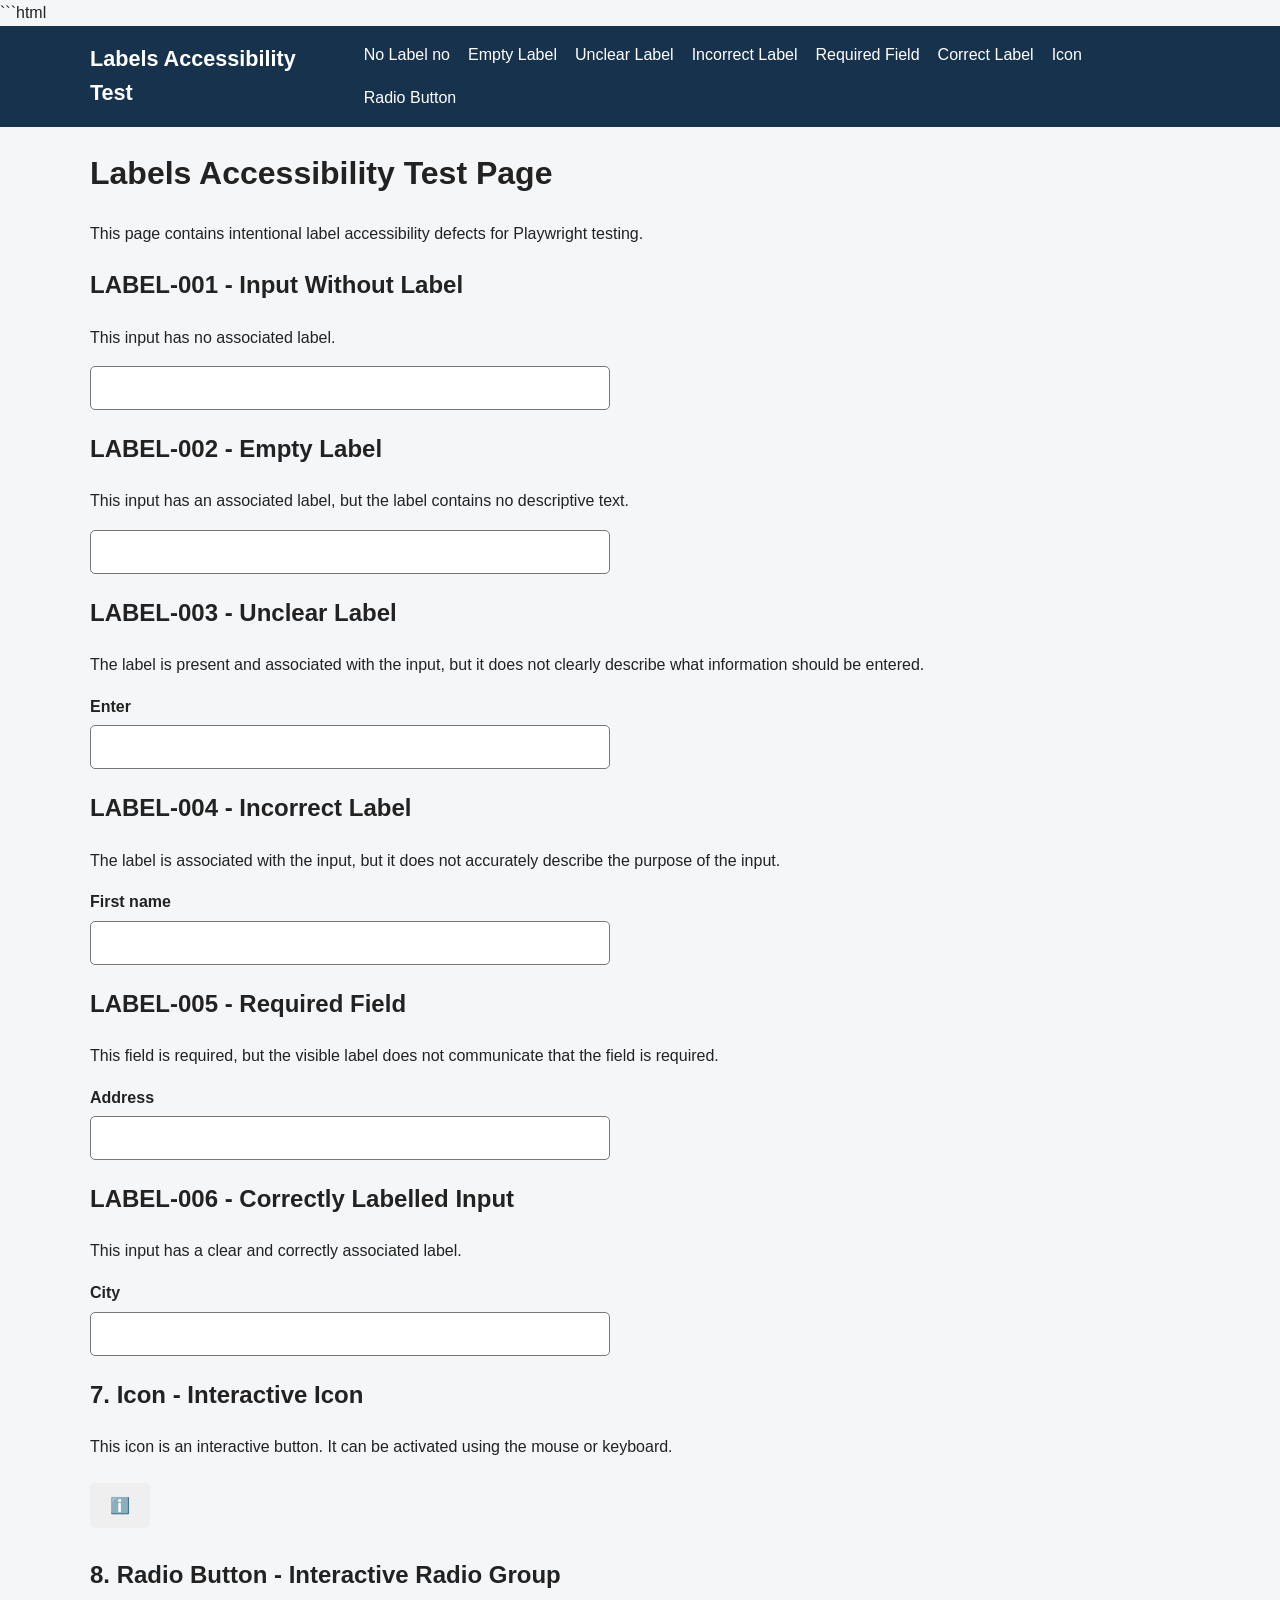
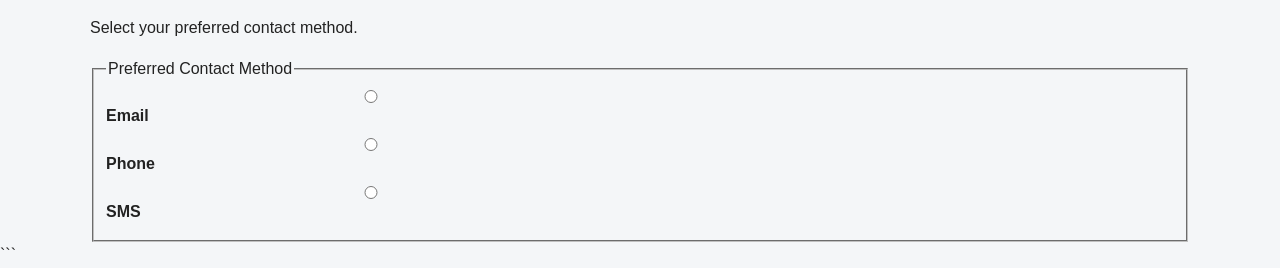
<file: labels-test.html>
```html
<!DOCTYPE html>
<html lang="en">

<head>
  <meta charset="UTF-8">

  <meta
    name="viewport"
    content="width=device-width, initial-scale=1.0">

  <title>Labels Accessibility Test</title>

  <link rel="stylesheet" href="styles.css">
</head>

<body>

  <header class="site-header">

    <div class="container">

      <div class="logo">
        Labels Accessibility Test
      </div>

      <nav aria-label="Main navigation">

        <a href="#no-label">
          No Label no 
        </a>

        <a href="#empty-label">
          Empty Label
        </a>

        <a href="#unclear-label">
          Unclear Label
        </a>

        <a href="#incorrect-label">
          Incorrect Label
        </a>

        <a href="#required-field">
          Required Field
        </a>

        <a href="#correct-label">
          Correct Label
        </a>

        <a href="#icon">
          Icon
        </a>

        <a href="#radio-button">
          Radio Button
        </a>

      </nav>

    </div>

  </header>


  <main class="container">

    <h1>
      Labels Accessibility Test Page
    </h1>

    <p>
      This page contains intentional label accessibility
      defects for Playwright testing.
    </p>


    <!-- ================================================= -->
    <!-- LABEL-001 : INPUT WITHOUT LABEL                  -->
    <!-- ================================================= -->

    <section id="no-label">

      <h2>
        LABEL-001 - Input Without Label
      </h2>

      <p>
        This input has no associated label.
      </p>

      <!-- INTENTIONAL FAILURE -->

      <input
        type="text"
        id="firstname"
        name="firstname">

    </section>


    <!-- ================================================= -->
    <!-- LABEL-002 : EMPTY LABEL                          -->
    <!-- ================================================= -->

    <section id="empty-label">

      <h2>
        LABEL-002 - Empty Label
      </h2>

      <p>
        This input has an associated label, but the label
        contains no descriptive text.
      </p>

      <!-- INTENTIONAL FAILURE -->

      <label for="lastname"></label>

      <input
        type="text"
        id="lastname"
        name="lastname">

    </section>


    <!-- ================================================= -->
    <!-- LABEL-003 : UNCLEAR LABEL                        -->
    <!-- ================================================= -->

    <section id="unclear-label">

      <h2>
        LABEL-003 - Unclear Label
      </h2>

      <p>
        The label is present and associated with the input,
        but it does not clearly describe what information
        should be entered.
      </p>

      <!-- INTENTIONAL FAILURE -->

      <label for="email">
        Enter
      </label>

      <input
        type="email"
        id="email"
        name="email">

    </section>


    <!-- ================================================= -->
    <!-- LABEL-004 : INCORRECT LABEL                      -->
    <!-- ================================================= -->

    <section id="incorrect-label">

      <h2>
        LABEL-004 - Incorrect Label
      </h2>

      <p>
        The label is associated with the input, but it does
        not accurately describe the purpose of the input.
      </p>

      <!-- INTENTIONAL FAILURE -->

      <label for="phone">
        First name
      </label>

      <input
        type="tel"
        id="phone"
        name="phone">

    </section>


    <!-- ================================================= -->
    <!-- LABEL-005 : REQUIRED STATE NOT CLEAR             -->
    <!-- ================================================= -->

    <section id="required-field">

      <h2>
        LABEL-005 - Required Field
      </h2>

      <p>
        This field is required, but the visible label does
        not communicate that the field is required.
      </p>

      <!-- INTENTIONAL FAILURE -->

      <label for="address">
        Address
      </label>

      <input
        type="text"
        id="address"
        name="address"
        required>

    </section>


    <!-- ================================================= -->
    <!-- LABEL-006 : CORRECTLY LABELLED INPUT             -->
    <!-- ================================================= -->

    <section id="correct-label">

      <h2>
        LABEL-006 - Correctly Labelled Input
      </h2>

      <p>
        This input has a clear and correctly associated label.
      </p>

      <label for="city">
        City
      </label>

      <input
        type="text"
        id="city"
        name="city">

    </section>


    <!-- ================================================= -->
    <!-- 7. ICON : INTERACTIVE ICON                      -->
    <!-- ================================================= -->

    <section id="icon">

      <h2>
        7. Icon - Interactive Icon
      </h2>

      <p>
        This icon is an interactive button. It can be
        activated using the mouse or keyboard.
      </p>

      <button
        type="button"
        id="infoIcon"
        aria-label="Show information"
        onclick="alert('Information icon activated')">

        ℹ️

      </button>

    </section>


    <!-- ================================================= -->
    <!-- 8. RADIO BUTTON : INTERACTIVE RADIO BUTTONS     -->
    <!-- ================================================= -->

    <section id="radio-button">

      <h2>
        8. Radio Button - Interactive Radio Group
      </h2>

      <p>
        Select your preferred contact method.
      </p>

      <fieldset>

        <legend>
          Preferred Contact Method
        </legend>

        <div>

          <input
            type="radio"
            id="contact-email"
            name="contact-method"
            value="email">

          <label for="contact-email">
            Email
          </label>

        </div>

        <div>

          <input
            type="radio"
            id="contact-phone"
            name="contact-method"
            value="phone">

          <label for="contact-phone">
            Phone
          </label>

        </div>

        <div>

          <input
            type="radio"
            id="contact-sms"
            name="contact-method"
            value="sms">

          <label for="contact-sms">
            SMS
          </label>

        </div>

      </fieldset>

    </section>


  </main>

</body>

</html>
```
</file>
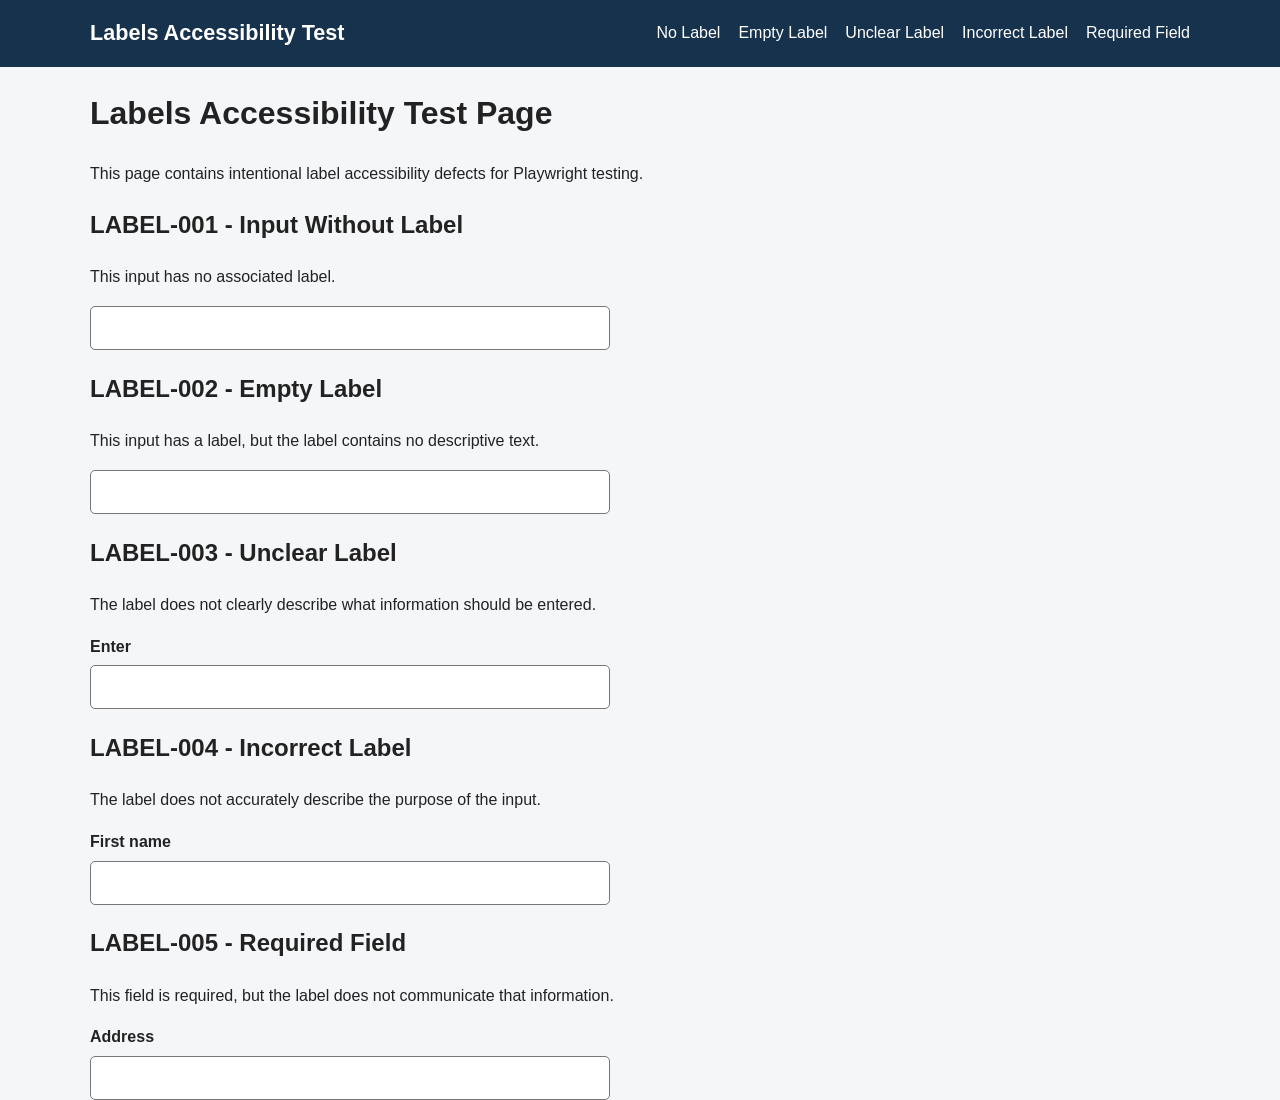
<file: labels.html>
<!DOCTYPE html>
<html lang="en">

<head>
  <meta charset="UTF-8">

  <meta
    name="viewport"
    content="width=device-width, initial-scale=1.0">

  <title>Labels Accessibility Test</title>

  <link rel="stylesheet" href="styles.css">
</head>

<body>

  <header class="site-header">

    <div class="container">

      <div class="logo">
        Labels Accessibility Test
      </div>

      <nav aria-label="Main navigation">

        <a href="#no-label">
          No Label
        </a>

        <a href="#empty-label">
          Empty Label
        </a>

        <a href="#unclear-label">
          Unclear Label
        </a>

        <a href="#incorrect-label">
          Incorrect Label
        </a>

        <a href="#required-field">
          Required Field
        </a>

      </nav>

    </div>

  </header>


  <main class="container">

    <h1>
      Labels Accessibility Test Page
    </h1>

    <p>
      This page contains intentional label accessibility
      defects for Playwright testing.
    </p>


    <!-- ================================================= -->
    <!-- LABEL-001 : NO LABEL                              -->
    <!-- ================================================= -->

    <section id="no-label">

      <h2>
        LABEL-001 - Input Without Label
      </h2>

      <p>
        This input has no associated label.
      </p>

      <!-- INTENTIONAL FAILURE -->

      <input
        type="text"
        id="firstname"
        name="firstname">

    </section>


    <!-- ================================================= -->
    <!-- LABEL-002 : EMPTY LABEL                           -->
    <!-- ================================================= -->

    <section id="empty-label">

      <h2>
        LABEL-002 - Empty Label
      </h2>

      <p>
        This input has a label, but the label contains
        no descriptive text.
      </p>

      <!-- INTENTIONAL FAILURE -->

      <label for="lastname"></label>

      <input
        type="text"
        id="lastname"
        name="lastname">

    </section>


    <!-- ================================================= -->
    <!-- LABEL-003 : UNCLEAR LABEL                         -->
    <!-- ================================================= -->

    <section id="unclear-label">

      <h2>
        LABEL-003 - Unclear Label
      </h2>

      <p>
        The label does not clearly describe what information
        should be entered.
      </p>

      <!-- INTENTIONAL FAILURE -->

      <label for="email">
        Enter
      </label>

      <input
        type="email"
        id="email"
        name="email">

    </section>


    <!-- ================================================= -->
    <!-- LABEL-004 : INCORRECT LABEL                       -->
    <!-- ================================================= -->

    <section id="incorrect-label">

      <h2>
        LABEL-004 - Incorrect Label
      </h2>

      <p>
        The label does not accurately describe the purpose
        of the input.
      </p>

      <!-- INTENTIONAL FAILURE -->

      <label for="phone">
        First name
      </label>

      <input
        type="tel"
        id="phone"
        name="phone">

    </section>


    <!-- ================================================= -->
    <!-- LABEL-005 : REQUIRED STATE NOT CLEAR              -->
    <!-- ================================================= -->

    <section id="required-field">

      <h2>
        LABEL-005 - Required Field
      </h2>

      <p>
        This field is required, but the label does not
        communicate that information.
      </p>

      <!-- INTENTIONAL FAILURE -->

      <label for="address">
        Address
      </label>

      <input
        type="text"
        id="address"
        name="address"
        required>

    </section>


  </main>

</body>

</html>
</file>
<file: styles.css>
* {
  box-sizing: border-box;
}

html {
  scroll-behavior: smooth;
}

body {
  margin: 0;
  font-family: Arial, Helvetica, sans-serif;
  line-height: 1.6;
  color: #222;
  background: #f4f6f8;
}

.container {
  width: min(1100px, 92%);
  margin: 0 auto;
}

.site-header {
  background: #17324d;
  color: white;
  padding: 16px 0;
}

.site-header .container {
  display: flex;
  align-items: center;
  justify-content: space-between;
  gap: 20px;
}

.logo {
  font-size: 1.35rem;
  font-weight: 700;
}

nav {
  display: flex;
  gap: 18px;
  flex-wrap: wrap;
}

nav a {
  color: white;
  text-decoration: none;
}

nav a:hover,
nav a:focus {
  text-decoration: underline;
}

.hero {
  margin: 32px 0;
  padding: 42px;
  background: white;
  border-radius: 10px;
  box-shadow: 0 2px 8px rgba(0,0,0,.08);
}

.eyebrow {
  font-weight: bold;
  text-transform: uppercase;
  letter-spacing: .08em;
  font-size: .8rem;
}

.card {
  background: white;
  margin: 24px 0;
  padding: 28px;
  border-radius: 10px;
  box-shadow: 0 2px 8px rgba(0,0,0,.08);
}

.form-group {
  margin: 18px 0;
}

label {
  display: block;
  font-weight: 700;
  margin-bottom: 6px;
}

input {
  width: 100%;
  max-width: 520px;
  padding: 12px;
  border: 1px solid #777;
  border-radius: 5px;
  font-size: 1rem;
}

button,
.fake-button {
  display: inline-block;
  margin: 8px 6px 8px 0;
  padding: 11px 18px;
  border-radius: 5px;
  border: 2px solid transparent;
  cursor: pointer;
  font-size: 1rem;
}

.primary-button {
  background: #075985;
  color: white;
}

.secondary-button {
  background: #e5e7eb;
  color: #111827;
  border-color: #374151;
}

.icon-button {
  background: #ddd;
}

.status {
  min-height: 1.5em;
  font-weight: 600;
}

.image-grid {
  display: grid;
  grid-template-columns: repeat(2, 1fr);
  gap: 20px;
}

.image-grid img {
  width: 100%;
  height: auto;
  border-radius: 6px;
}

.low-contrast {
  background: #eeeeee;
  color: #cccccc;
  padding: 20px;
  margin: 12px 0;
}

.good-contrast {
  background: #17324d;
  color: white;
  padding: 20px;
  margin: 12px 0;
}

.fake-button {
  background: #b91c1c;
  color: white;
}

.fake-button:hover {
  background: #991b1b;
}

a {
  color: #075985;
}

footer {
  margin-top: 40px;
  padding: 28px 0;
  background: #17324d;
  color: white;
}

@media (max-width: 700px) {
  .site-header .container {
    flex-direction: column;
    align-items: flex-start;
  }

  .image-grid {
    grid-template-columns: 1fr;
  }

  .hero {
    padding: 26px;
  }
}


/* Normal text - intentional pass */

.contrast-valid {
  font-size: 16px;
  color: #000000;
  background-color: #ffffff;
}
</file>
